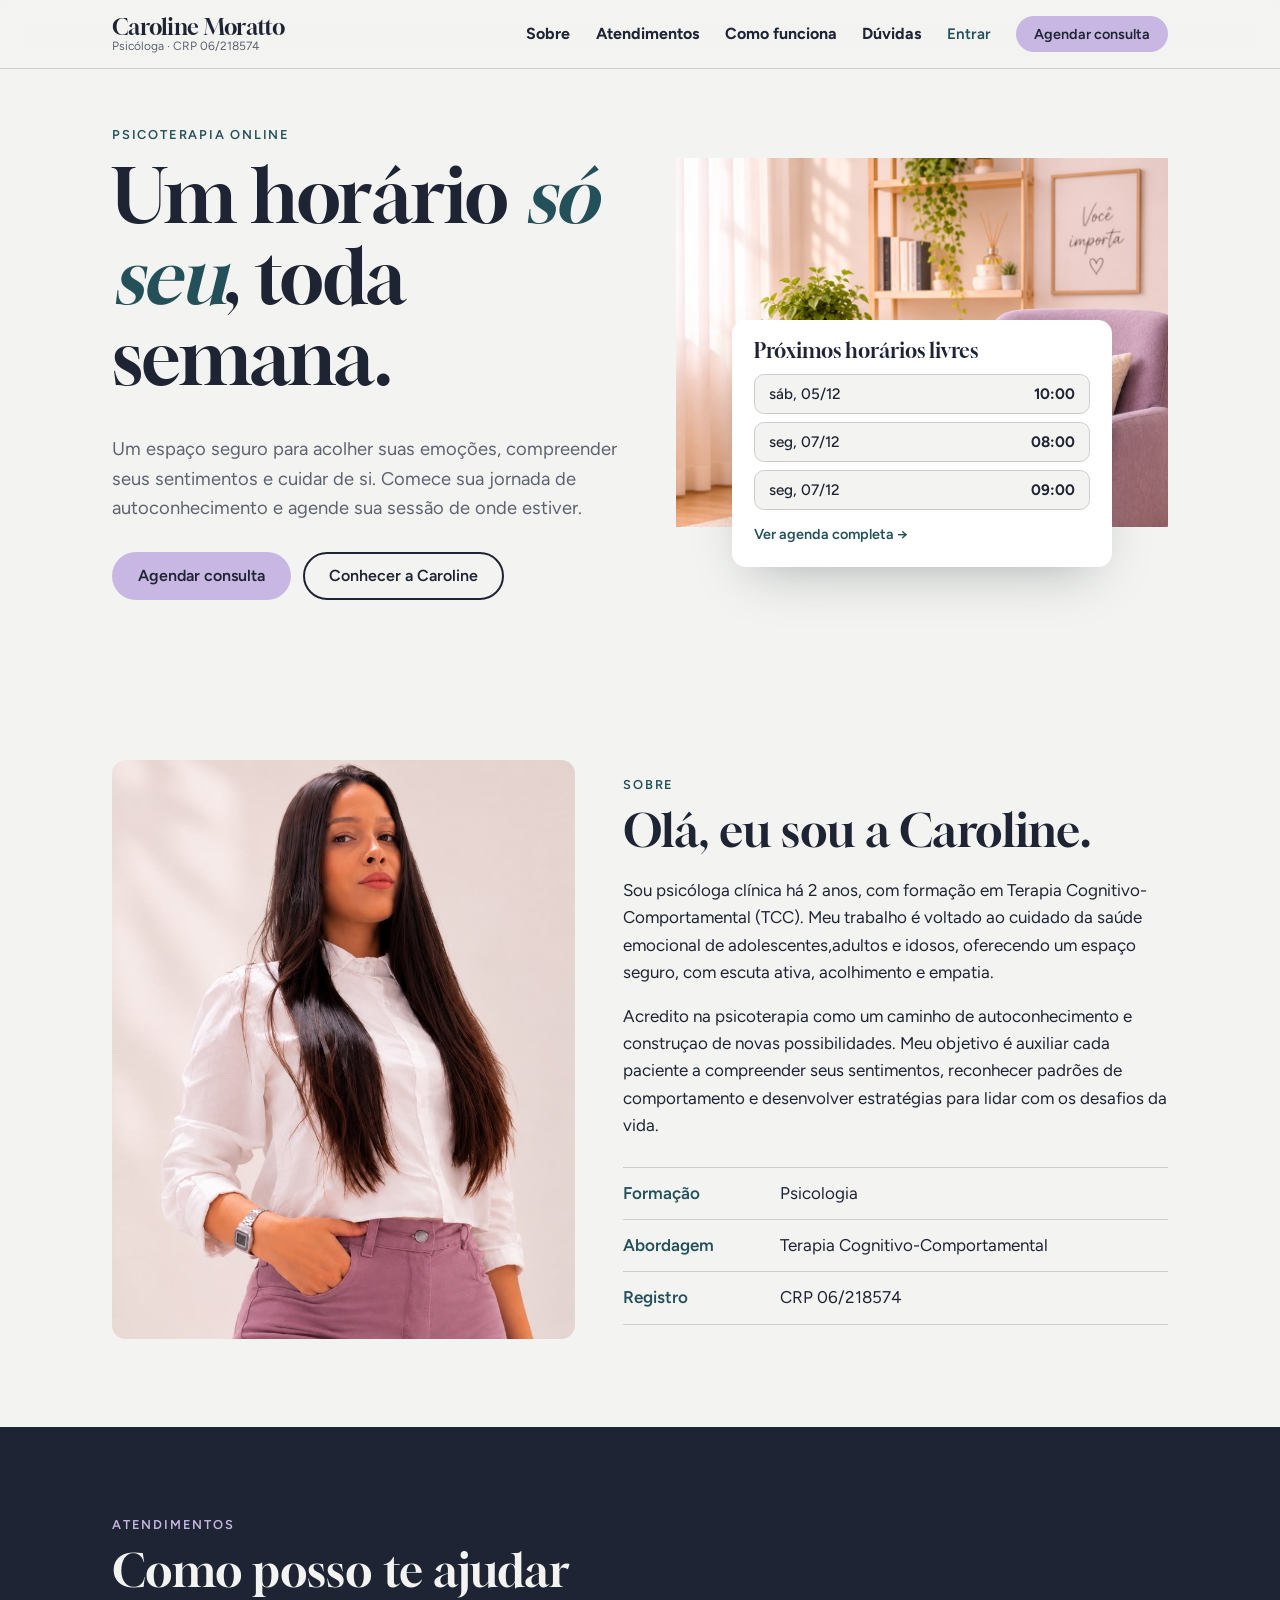
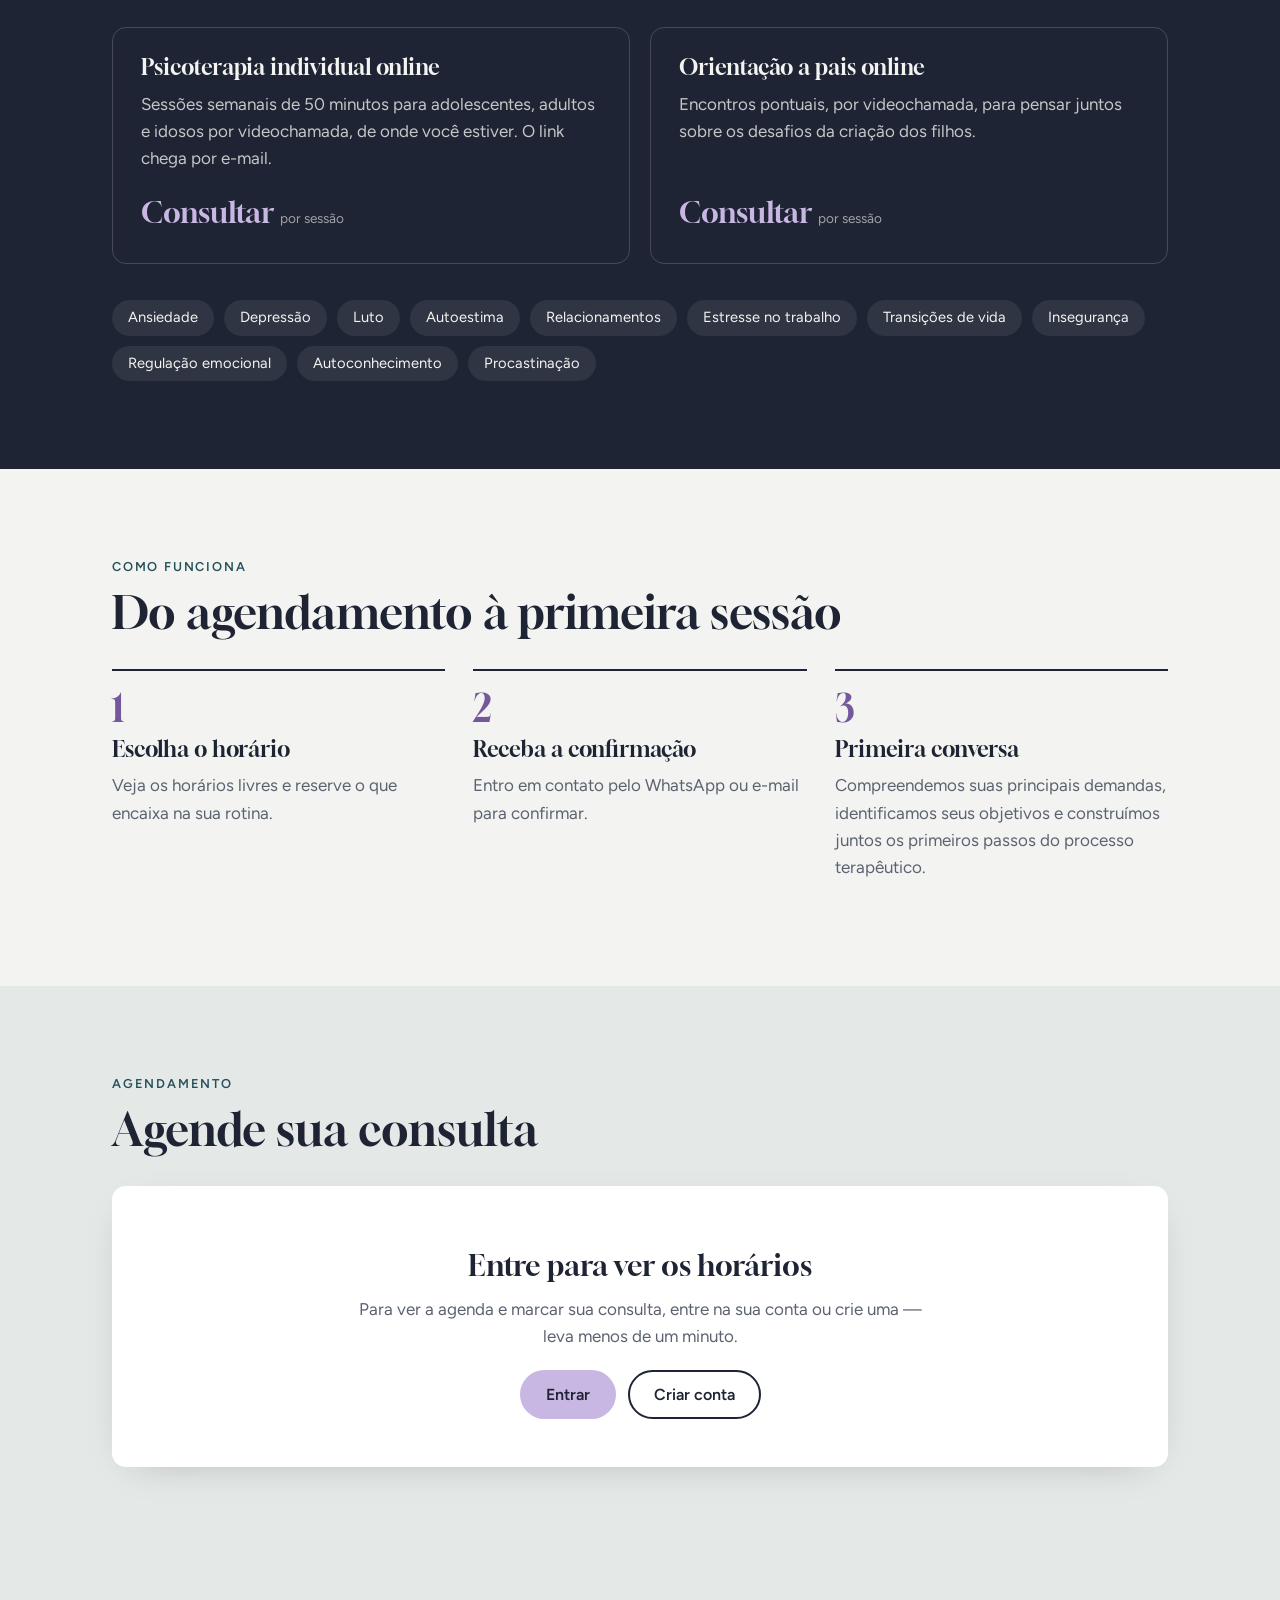
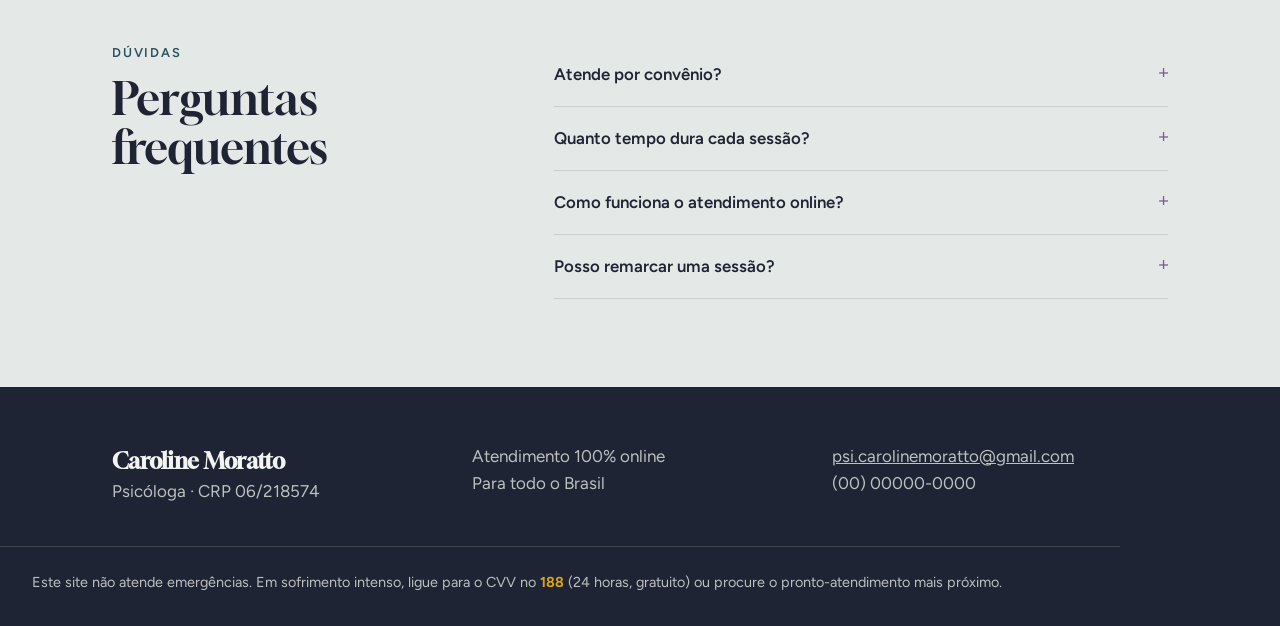
<file: index.html>
<!doctype html>
<html lang="pt-BR">
<head>
  <meta charset="utf-8">
  <meta name="viewport" content="width=device-width, initial-scale=1">
  <title>Caroline Moratto · Psicóloga</title>
  <meta name="description" content="Psicoterapia online Agende sua consulta direto pelo site.">
  <link rel="preconnect" href="https://fonts.googleapis.com">
  <link rel="preconnect" href="https://fonts.gstatic.com" crossorigin>
  <link href="https://fonts.googleapis.com/css2?family=Gloock&family=Figtree:wght@400;500;600;700&display=swap" rel="stylesheet">
  <link rel="stylesheet" href="assets/styles.css?v=2">
</head>
<body>

  <header class="topo">
    <div class="wrap topo__in">
      <a href="#inicio" class="marca">
        <span class="marca__nome">Caroline Moratto</span>
        <span class="marca__crp">Psicóloga · CRP 06/218574</span>
      </a>
      <button class="menu-btn" aria-expanded="false" aria-controls="nav" aria-label="Abrir menu">
        <span></span><span></span>
      </button>
      <nav id="nav" class="nav">
        <a href="#sobre">Sobre</a>
        <a href="#atendimentos">Atendimentos</a>
        <a href="#como-funciona">Como funciona</a>
        <a href="#duvidas">Dúvidas</a>
        <span id="conta-nav" class="conta-nav"><a href="entrar.html">Entrar</a></span>
        <a href="#agendar" class="btn btn--ocre btn--sm">Agendar consulta</a>
      </nav>
    </div>
  </header>

  <main id="inicio">

    <!-- HERO: a própria agenda é a tese da página -->
    <section class="hero">
      <div class="wrap hero__grid">
        <div class="hero__texto">
          <p class="sobretitulo">Psicoterapia online</p>
          <h1>Um horário <em>só seu</em>, toda semana.</h1>
          <p class="hero__lead">
            Um espaço seguro para acolher suas emoções, compreender seus sentimentos e cuidar de si. Comece sua jornada de autoconhecimento e agende sua sessão de onde estiver.
          </p>
          <div class="hero__acoes">
            <a href="#agendar" class="btn btn--ocre">Agendar consulta</a>
            <a href="#sobre" class="btn btn--linha">Conhecer a Caroline</a>
          </div>
        </div>

        <aside class="proximos" aria-labelledby="proximos-titulo">
          <div class="proximos__foto">
            <img src="assets/cadeira.jpeg?v=2"
                 alt="Poltrona rosa em um consultório acolhedor" loading="eager">
          </div>
          <div class="proximos__cartao">
            <h2 id="proximos-titulo">Próximos horários livres</h2>
            <ul class="proximos__lista" id="proximos-lista">
              <li class="proximos__vazio">Carregando horários…</li>
            </ul>
            <a href="#agendar" class="proximos__mais">Ver agenda completa →</a>
          </div>
        </aside>
      </div>
    </section>

    <!-- SOBRE -->
    <section id="sobre" class="secao">
      <div class="wrap sobre">
        <figure class="sobre__foto">
          <img src="assets/caroline.jpeg?v=1"
               alt="Retrato da psicóloga Caroline" loading="lazy">
        </figure>
        <div class="sobre__texto">
          <p class="sobretitulo">Sobre</p>
          <h2>Olá, eu sou a Caroline.</h2>
          <p>
            Sou psicóloga clínica há 2 anos, com formação em Terapia
            Cognitivo-Comportamental (TCC). Meu trabalho é voltado ao cuidado da saúde emocional de adolescentes,adultos e idosos, oferecendo um espaço seguro, com escuta ativa, acolhimento e empatia. 
            
          </p>
          <p>
            Acredito na psicoterapia como um caminho de autoconhecimento e construçao de novas possibilidades. Meu objetivo é auxiliar cada paciente a compreender seus sentimentos, reconhecer padrões de comportamento e desenvolver estratégias para lidar com os desafios da vida. 
          </p>
          <dl class="fatos">
            <div><dt>Formação</dt><dd>Psicologia</dd></div>
            <div><dt>Abordagem</dt><dd>Terapia Cognitivo-Comportamental</dd></div>
            <div><dt>Registro</dt><dd>CRP 06/218574</dd></div>
          </dl>
        </div>
      </div>
    </section>

    <!-- ATENDIMENTOS -->
    <section id="atendimentos" class="secao secao--tinta">
      <div class="wrap">
        <p class="sobretitulo">Atendimentos</p>
        <h2>Como posso te ajudar</h2>
        <div class="cards cards--2">
          <article class="card">
            <h3>Psicoterapia individual online</h3>
            <p>Sessões semanais de 50 minutos para adolescentes, adultos e idosos por videochamada, de onde você estiver. O link chega por e-mail.</p>
            <p class="card__preco">Consultar <span>por sessão</span></p>
          </article>
          <article class="card">
            <h3>Orientação a pais online</h3>
            <p>Encontros pontuais, por videochamada, para pensar juntos sobre os desafios da criação dos filhos.</p>
            <p class="card__preco">Consultar <span>por sessão</span></p>
          </article>
        </div>
        <ul class="temas" aria-label="Temas atendidos">
          <li>Ansiedade</li><li>Depressão</li><li>Luto</li><li>Autoestima</li>
          <li>Relacionamentos</li><li>Estresse no trabalho</li><li>Transições de vida</li><li>Insegurança</li><li>Regulação emocional</li><li>Autoconhecimento</li><li>Procastinação</li>
        </ul>
      </div>
    </section>

    <!-- COMO FUNCIONA (é uma sequência real) -->
    <section id="como-funciona" class="secao">
      <div class="wrap">
        <p class="sobretitulo">Como funciona</p>
        <h2>Do agendamento à primeira sessão</h2>
        <ol class="passos">
          <li><h3>Escolha o horário</h3><p>Veja os horários livres e reserve o que encaixa na sua rotina.</p></li>
          <li><h3>Receba a confirmação</h3><p>Entro em contato pelo WhatsApp ou e-mail para confirmar.</p></li>
          <li><h3>Primeira conversa</h3><p>Compreendemos suas principais demandas, identificamos seus objetivos e construímos juntos os primeiros passos do processo terapêutico.</p></li>
        </ol>
      </div>
    </section>

    <!-- AGENDAMENTO -->
    <section id="agendar" class="secao secao--nevoa">
      <div class="wrap">
        <p class="sobretitulo">Agendamento</p>
        <h2>Agende sua consulta</h2>

        <div class="agenda" id="agenda">
          <!-- Sem login: a grade e os horários só aparecem para quem entrou -->
          <div class="agenda__login" id="agenda-login" hidden>
            <h3>Entre para ver os horários</h3>
            <p>Para ver a agenda e marcar sua consulta, entre na sua conta ou crie uma — leva menos de um minuto.</p>
            <div class="agenda__login-acoes">
              <a class="btn btn--ocre" href="entrar.html?volta=index.html%23agendar">Entrar</a>
              <a class="btn btn--linha" href="entrar.html?aba=cadastro&amp;volta=index.html%23agendar">Criar conta</a>
            </div>
          </div>

          <!-- Etapa 1: data + horário (atendimento só online) -->
          <div class="agenda__etapa" data-etapa="1" hidden>
            <p class="agenda__nota">Atendimento <strong>online</strong>, por videochamada. O link da sessão chega por e-mail.</p>

            <div class="agenda__grid">
              <div class="calendario" aria-label="Escolha uma data">
                <div class="calendario__topo">
                  <button type="button" class="cal-nav" id="mes-ant" aria-label="Mês anterior">‹</button>
                  <strong id="mes-titulo"></strong>
                  <button type="button" class="cal-nav" id="mes-prox" aria-label="Próximo mês">›</button>
                </div>
                <div class="calendario__semana" aria-hidden="true">
                  <span>D</span><span>S</span><span>T</span><span>Q</span><span>Q</span><span>S</span><span>S</span>
                </div>
                <div class="calendario__dias" id="cal-dias" role="grid"></div>
              </div>

              <div class="horarios">
                <h3 id="horarios-titulo">Escolha uma data</h3>
                <div class="horarios__lista" id="horarios-lista">
                  <p class="vazio">Os dias com horário livre aparecem destacados no calendário.</p>
                </div>
              </div>
            </div>

            <div class="agenda__rodape">
              <p id="resumo-sel" class="resumo">Nenhum horário escolhido.</p>
              <button type="button" class="btn btn--ocre" id="ir-dados" disabled>Continuar</button>
            </div>
          </div>

          <!-- Etapa 2: dados -->
          <form class="agenda__etapa" data-etapa="2" id="form-dados" hidden novalidate>
            <p class="resumo resumo--destaque" id="resumo-dados"></p>
            <p class="agendando-como" id="agendando-como"></p>
            <div class="campos">
              <label>É sua primeira consulta comigo?
                <select name="primeira">
                  <option>Sim</option>
                  <option>Não</option>
                </select>
              </label>
              <label class="campos__largo">Quer contar algo antes da sessão? <small>(opcional)</small>
                <textarea name="obs" rows="3" maxlength="500"></textarea>
              </label>
            </div>
            <p class="erro" id="erro-dados" role="alert" hidden></p>
            <div class="agenda__rodape">
              <button type="button" class="btn btn--linha" id="voltar">Voltar</button>
              <button type="submit" class="btn btn--ocre">Confirmar agendamento</button>
            </div>
          </form>

          <!-- Etapa 3: confirmação -->
          <div class="agenda__etapa confirmado" data-etapa="3" hidden>
            <h3>Consulta agendada</h3>
            <p id="confirmado-texto"></p>
            <p>Vou entrar em contato para confirmar. Se preferir, me avise agora pelo WhatsApp.</p>
            <div class="agenda__rodape">
              <a class="btn btn--ocre" id="link-whats" target="_blank" rel="noopener">Avisar pelo WhatsApp</a>
              <a class="btn btn--linha" href="minha-conta.html">Ver minhas consultas</a>
              <button type="button" class="btn btn--linha" id="novo">Agendar outro horário</button>
            </div>
          </div>
        </div>
      </div>
    </section>

    <!-- DÚVIDAS -->
    <section id="duvidas" class="secao secao--nevoa">
      <div class="wrap duvidas">
        <div>
          <p class="sobretitulo">Dúvidas</p>
          <h2>Perguntas frequentes</h2>
        </div>
        <div class="faq">
          <details>
            <summary>Atende por convênio?</summary>
            <p>O atendimento é particular. Emito recibo para você pedir reembolso ao seu plano de saúde.</p>
          </details>
          <details>
            <summary>Quanto tempo dura cada sessão?</summary>
            <p>Cada sessão dura 50 minutos, uma vez por semana.</p>
          </details>
          <details>
            <summary>Como funciona o atendimento online?</summary>
            <p>Por videochamada, em plataforma segura. Você recebe o link por e-mail antes do horário. Basta um lugar reservado e boa conexão.</p>
          </details>
          <details>
            <summary>Posso remarcar uma sessão?</summary>
            <p>Sim, com 24 horas de antecedência. Entre na sua conta, cancele em “Minhas consultas” e escolha um novo horário.</p>
          </details>
        </div>
      </div>
    </section>
  </main>

  <footer class="rodape">
    <div class="wrap rodape__grid">
      <div>
        <strong class="marca__nome">Caroline Moratto</strong>
        <p>Psicóloga · CRP 06/218574</p>
      </div>
      <div>
        <p>Atendimento 100% online<br>Para todo o Brasil</p>
      </div>
      <div>
        <p><a href="mailto:contato@exemplo.com.br">psi.carolinemoratto@gmail.com</a><br>(00) 00000-0000</p>
      </div>
    </div>
    <p class="wrap rodape__aviso">
      Este site não atende emergências. Em sofrimento intenso, ligue para o CVV no
      <strong>188</strong> (24 horas, gratuito) ou procure o pronto-atendimento mais próximo.
    </p>
  </footer>

  <script src="assets/db.js"></script>
  <script src="assets/comum.js"></script>
  <script src="assets/app.js"></script>
</body>
</html>
</file>
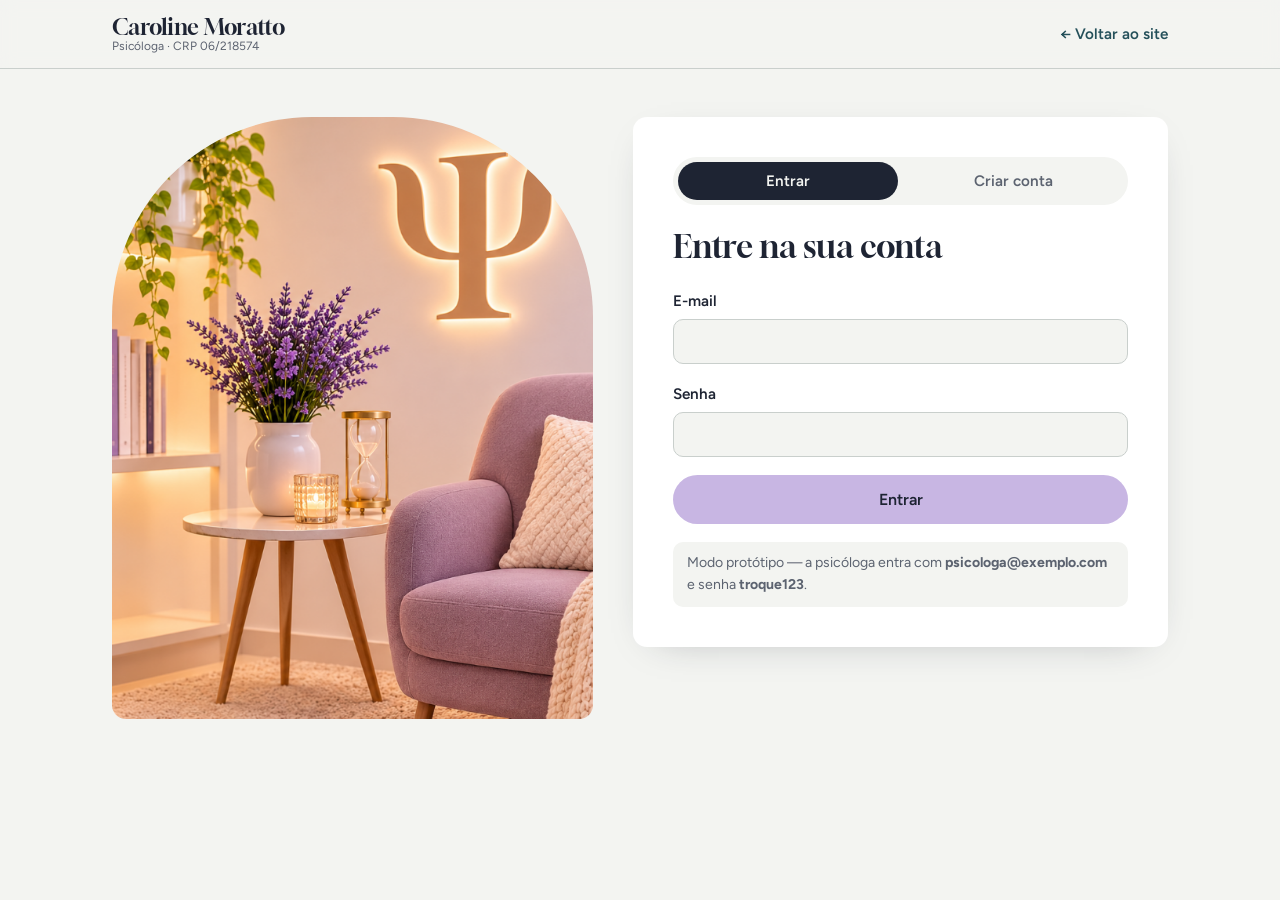
<file: entrar.html>
<!doctype html>
<html lang="pt-BR">
<head>
  <meta charset="utf-8">
  <meta name="viewport" content="width=device-width, initial-scale=1">
  <title>Entrar · Caroline Moratto</title>
  <link rel="preconnect" href="https://fonts.googleapis.com">
  <link rel="preconnect" href="https://fonts.gstatic.com" crossorigin>
  <link href="https://fonts.googleapis.com/css2?family=Gloock&family=Figtree:wght@400;500;600;700&display=swap" rel="stylesheet">
  <link rel="stylesheet" href="assets/styles.css">
</head>
<body class="pagina-interna">

  <header class="topo">
    <div class="wrap topo__in">
      <a href="index.html" class="marca">
        <span class="marca__nome">Caroline Moratto</span>
        <span class="marca__crp">Psicóloga · CRP 06/218574</span>
      </a>
      <a href="index.html" class="voltar-site">← Voltar ao site</a>
    </div>
  </header>

  <main class="wrap auth">
    <div class="auth__lado">
      <img src="assets/consultorio.png?v=1" alt="" aria-hidden="true">
    </div>

    <div class="auth__caixa">
      <div class="abas" role="tablist">
        <button role="tab" id="aba-entrar" aria-selected="true" aria-controls="form-entrar">Entrar</button>
        <button role="tab" id="aba-cadastro" aria-selected="false" aria-controls="form-cadastro">Criar conta</button>
      </div>

      <p class="auth__contexto" id="auth-contexto" hidden>Entre ou crie sua conta para concluir o agendamento. O horário que você escolheu fica guardado.</p>

      <!-- ENTRAR -->
      <form id="form-entrar" class="campos campos--uma" novalidate>
        <h1>Entre na sua conta</h1>
        <label>E-mail
          <input name="email" type="email" autocomplete="email" required>
        </label>
        <label>Senha
          <input name="senha" type="password" autocomplete="current-password" required>
        </label>
        <p class="erro" role="alert" hidden></p>
        <button class="btn btn--ocre" type="submit">Entrar</button>
        <p class="auth__dica" id="dica-prototipo" hidden>
          Modo protótipo — a psicóloga entra com <strong>psicologa@exemplo.com</strong> e senha <strong>troque123</strong>.
        </p>
      </form>

      <!-- CRIAR CONTA -->
      <form id="form-cadastro" class="campos campos--uma" novalidate hidden>
        <h1>Crie sua conta</h1>
        <label>Nome completo
          <input name="nome" autocomplete="name" required>
        </label>
        <label>E-mail
          <input name="email" type="email" autocomplete="email" required>
        </label>
        <label>WhatsApp
          <input name="telefone" type="tel" inputmode="numeric" autocomplete="tel" placeholder="(00) 00000-0000" maxlength="15" required>
        </label>
        <label>Senha <small>(mínimo 6 caracteres)</small>
          <input name="senha" type="password" autocomplete="new-password" minlength="6" required>
        </label>
        <label>Confirme a senha
          <input name="senha2" type="password" autocomplete="new-password" required>
        </label>
        <label class="aceite">
          <input type="checkbox" name="aceite" required>
          Concordo que meus dados sejam usados apenas para os agendamentos, conforme a LGPD.
        </label>
        <p class="erro" role="alert" hidden></p>
        <button class="btn btn--ocre" type="submit">Criar conta</button>
      </form>
    </div>
  </main>

  <script src="assets/db.js"></script>
  <script src="assets/comum.js"></script>
  <script src="assets/entrar.js"></script>
</body>
</html>
</file>
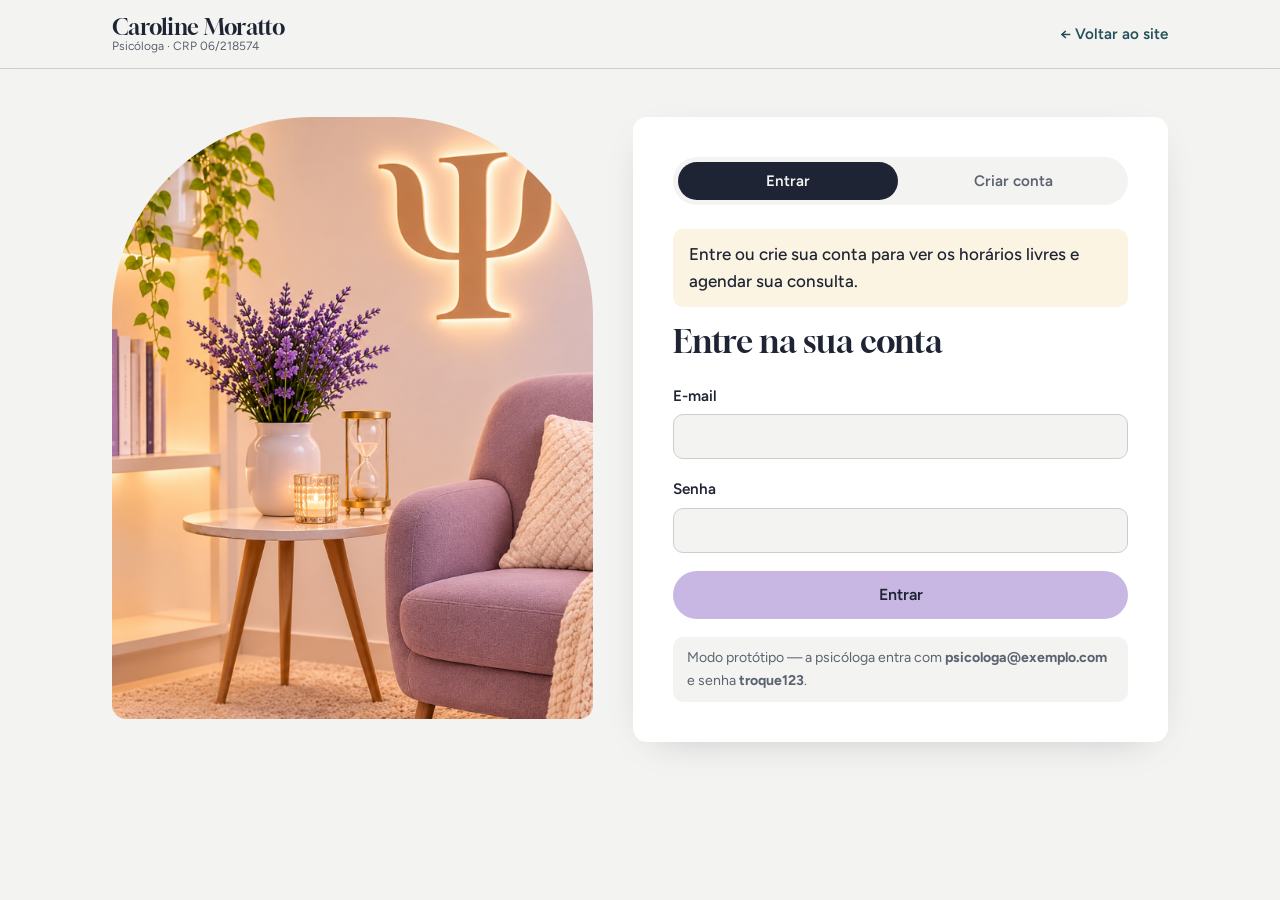
<file: minha-conta.html>
<!doctype html>
<html lang="pt-BR">
<head>
  <meta charset="utf-8">
  <meta name="viewport" content="width=device-width, initial-scale=1">
  <title>Minhas consultas · Caroline Moratto</title>
  <link rel="preconnect" href="https://fonts.googleapis.com">
  <link rel="preconnect" href="https://fonts.gstatic.com" crossorigin>
  <link href="https://fonts.googleapis.com/css2?family=Gloock&family=Figtree:wght@400;500;600;700&display=swap" rel="stylesheet">
  <link rel="stylesheet" href="assets/styles.css">
</head>
<body class="pagina-interna">

  <header class="topo">
    <div class="wrap topo__in">
      <a href="index.html" class="marca">
        <span class="marca__nome">Caroline Moratto</span>
        <span class="marca__crp">Psicóloga · CRP 00/00000</span>
      </a>
      <nav class="nav nav--fixa">
        <span id="conta-nav" class="conta-nav"></span>
        <button type="button" class="btn btn--ocre btn--sm" data-agendar>Agendar consulta</button>
      </nav>
    </div>
  </header>

  <main class="wrap area">
    <p class="sobretitulo">Minha conta</p>
    <h1 id="saudacao">Minhas consultas</h1>
    <div class="area__conta">
      <p class="area__dados" id="meus-dados"></p>
      <button type="button" class="btn btn--linha btn--sm" id="btn-senha">Alterar senha</button>
    </div>
    <p class="aviso-painel aviso-painel--atencao" id="aviso-senha" hidden>
      Você está usando a senha inicial que a psicóloga criou. Para sua segurança,
      <button type="button" class="link-botao" id="link-senha">troque agora</button>.
    </p>
    <p class="aviso-painel aviso-painel--ok" id="aviso-conta" role="status" hidden></p>

    <h2 class="area__sub">Próximas</h2>
    <ul class="lista-consultas" id="proximas" aria-live="polite"></ul>

    <h2 class="area__sub">Histórico</h2>
    <ul class="lista-consultas" id="historico"></ul>
  </main>

  <!-- ===== AGENDAR (versão do cliente) ===== -->
  <dialog class="dialogo dialogo--agendar" id="dlg-agendar" aria-labelledby="dlg-agendar-titulo">
    <form id="form-agendar" novalidate>
      <h3 id="dlg-agendar-titulo">Agendar consulta</h3>
      <p class="agenda__nota">Atendimento <strong>online</strong>, por videochamada. O link da sessão chega por e-mail.</p>

      <fieldset class="bloco">
        <legend>Quando</legend>
        <div class="campos">
          <label>Data <input type="date" name="data"></label>
          <label>É sua primeira consulta comigo?
            <select name="primeira"><option>Sim</option><option>Não</option></select>
          </label>
        </div>
        <div class="horarios__lista nova-horas" id="ag-horas" aria-live="polite"></div>
      </fieldset>

      <div class="campos campos--uma">
        <label>Quer contar algo antes da sessão?
          <textarea name="obs" rows="2" maxlength="500" placeholder="Opcional"></textarea>
        </label>
      </div>

      <p class="resumo" id="ag-resumo">Escolha a data e o horário.</p>
      <p class="erro" role="alert" hidden></p>
      <div class="dialogo__acoes">
        <button type="button" class="btn btn--linha btn--sm" id="ag-fechar">Fechar</button>
        <button type="submit" class="btn btn--ocre btn--sm">Confirmar agendamento</button>
      </div>
    </form>
  </dialog>

  <!-- ===== ALTERAR SENHA ===== -->
  <dialog class="dialogo dialogo--medio" id="dlg-senha" aria-labelledby="dlg-senha-titulo">
    <form id="form-senha" novalidate>
      <h3 id="dlg-senha-titulo">Alterar senha</h3>
      <div class="campos campos--uma">
        <label>Senha atual <input name="atual" type="password" autocomplete="current-password"></label>
        <label>Nova senha <small>(6 caracteres ou mais)</small>
          <input name="nova" type="password" autocomplete="new-password" minlength="6">
        </label>
        <label>Repita a nova senha <input name="nova2" type="password" autocomplete="new-password"></label>
      </div>
      <p class="erro" role="alert" hidden></p>
      <div class="dialogo__acoes">
        <button type="button" class="btn btn--linha btn--sm" id="senha-fechar">Fechar</button>
        <button type="submit" class="btn btn--ocre btn--sm">Salvar nova senha</button>
      </div>
    </form>
  </dialog>

  <script src="assets/db.js"></script>
  <script src="assets/comum.js"></script>
  <script src="assets/minha-conta.js"></script>
</body>
</html>
</file>
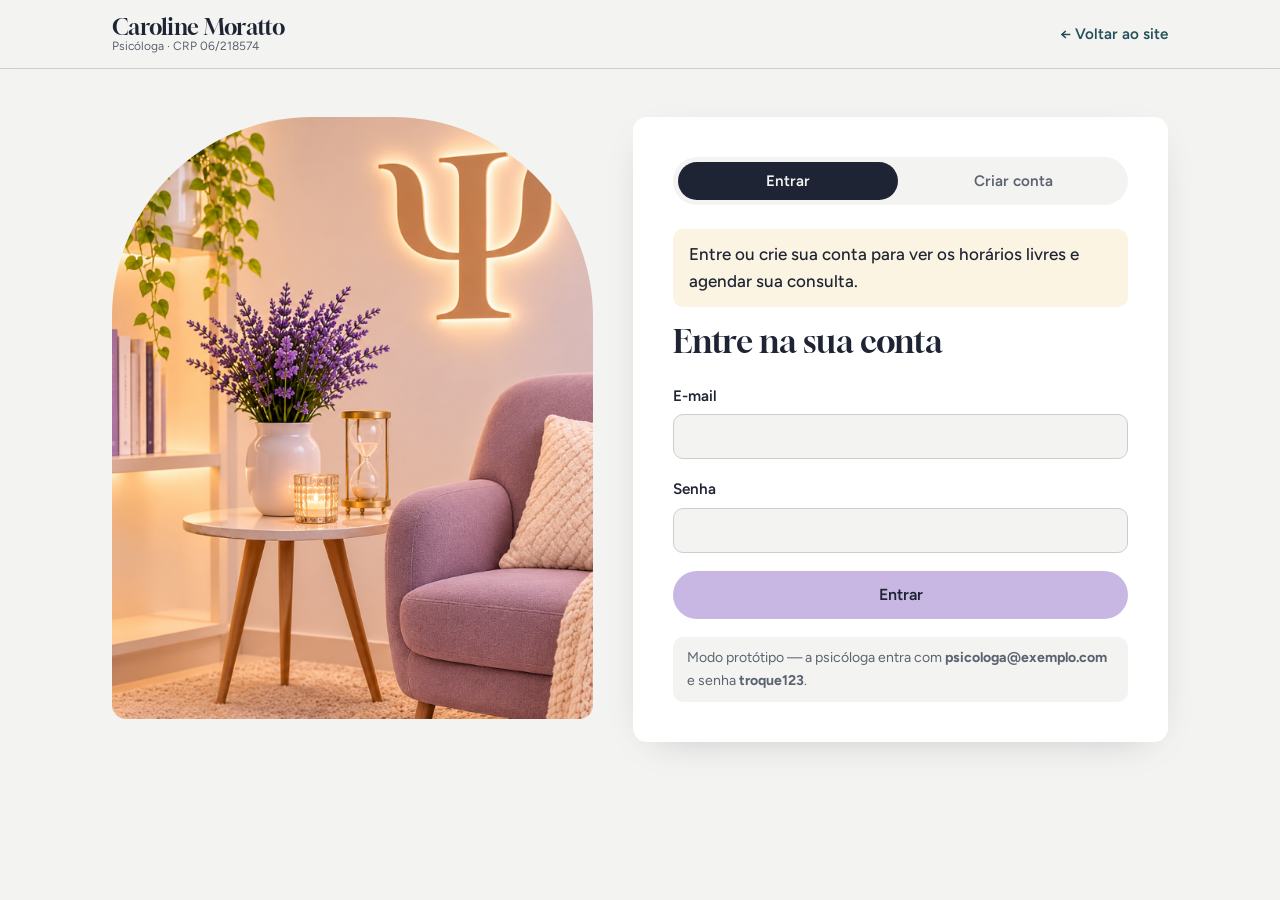
<file: painel.html>
<!doctype html>
<html lang="pt-BR">
<head>
  <meta charset="utf-8">
  <meta name="viewport" content="width=device-width, initial-scale=1">
  <title>Painel · Caroline Moratto</title>
  <link rel="preconnect" href="https://fonts.googleapis.com">
  <link rel="preconnect" href="https://fonts.gstatic.com" crossorigin>
  <link href="https://fonts.googleapis.com/css2?family=Gloock&family=Figtree:wght@400;500;600;700&display=swap" rel="stylesheet">
  <link rel="stylesheet" href="assets/styles.css">
</head>
<body class="pagina-interna">

  <header class="topo">
    <div class="wrap topo__in">
      <a href="index.html" class="marca">
        <span class="marca__nome">Caroline Moratto</span>
        <span class="marca__crp">Painel da psicóloga</span>
      </a>
      <nav class="nav nav--fixa">
        <a href="index.html">Ver site</a>
        <span id="conta-nav" class="conta-nav"></span>
      </nav>
    </div>
  </header>

  <main class="wrap area">
    <div class="painel-topo">
      <div>
        <p class="sobretitulo">Painel</p>
        <h1>Sua agenda</h1>
      </div>
      <button type="button" class="btn btn--ocre" id="btn-nova">Nova consulta</button>
    </div>

    <div class="secoes" role="tablist" aria-label="Seções do painel">
      <button role="tab" data-secao="consultas" aria-selected="true">Consultas</button>
      <button role="tab" data-secao="grade" aria-selected="false">Grade de horários</button>
      <button role="tab" data-secao="bloqueios" aria-selected="false">Bloqueios</button>
      <button role="tab" data-secao="clientes" aria-selected="false">Clientes</button>
    </div>

    <p class="aviso-painel" id="aviso-painel" role="status" hidden></p>

    <!-- ===== CONSULTAS ===== -->
    <section id="sec-consultas" data-secao="consultas">
      <dl class="resumo-painel" id="resumo-painel"></dl>
      <div class="filtros" role="tablist" aria-label="Filtrar consultas">
        <button role="tab" data-filtro="proximas" aria-selected="true">Próximas</button>
        <button role="tab" data-filtro="passadas" aria-selected="false">A concluir</button>
        <button role="tab" data-filtro="historico" aria-selected="false">Realizadas</button>
        <button role="tab" data-filtro="canceladas" aria-selected="false">Canceladas</button>
      </div>
      <div id="agenda-painel" aria-live="polite"></div>
    </section>

    <!-- ===== GRADE ===== -->
    <section id="sec-grade" data-secao="grade" hidden>
      <p class="secao-intro">
        Horários de início das sessões em cada dia da semana. As mudanças valem para novos
        agendamentos — consultas já marcadas continuam como estão.
      </p>

      <div class="gerador">
        <strong>Gerar vários horários</strong>
        <div class="gerador__linha">
          <label>das <input type="time" id="g-de" value="08:00"></label>
          <label>às <input type="time" id="g-ate" value="12:00"></label>
          <label>a cada
            <select id="g-int">
              <option value="30">30 min</option>
              <option value="50">50 min</option>
              <option value="60" selected>1 hora</option>
              <option value="90">1h30</option>
            </select>
          </label>
        </div>
        <div class="gerador__dias" id="g-dias"></div>
        <button type="button" class="btn btn--tinta btn--sm" id="g-add">Adicionar à grade</button>
      </div>

      <div class="grade" id="grade-dias"></div>

      <div class="grade-regras">
        <label>Antecedência mínima para o cliente agendar
          <span><input type="number" id="cfg-antecedencia" min="0" max="168"> horas</span>
        </label>
        <label>Agenda aberta até
          <span><input type="number" id="cfg-janela" min="7" max="365"> dias à frente</span>
        </label>
      </div>

      <div class="barra-salvar">
        <p id="grade-status">Nenhuma alteração.</p>
        <button type="button" class="btn btn--linha btn--sm" id="grade-desfazer" disabled>Descartar alterações</button>
        <button type="button" class="btn btn--ocre btn--sm" id="grade-salvar" disabled>Salvar grade</button>
      </div>
    </section>

    <!-- ===== BLOQUEIOS ===== -->
    <section id="sec-bloqueios" data-secao="bloqueios" hidden>
      <p class="secao-intro">
        Feche dias, períodos (férias, congressos) ou horários específicos. Ninguém consegue agendar
        nesses horários — nem você pela “Nova consulta”. Consultas já marcadas não são canceladas automaticamente.
      </p>

      <form class="bloqueio-form" id="form-bloqueio" novalidate>
        <fieldset class="modalidade">
          <legend>O que bloquear</legend>
          <label class="pilula"><input type="radio" name="tipo" value="dia" checked><span>Dia inteiro</span></label>
          <label class="pilula"><input type="radio" name="tipo" value="periodo"><span>Período</span></label>
          <label class="pilula"><input type="radio" name="tipo" value="horario"><span>Horário específico</span></label>
        </fieldset>
        <div class="campos">
          <label><span id="rot-de">Data</span>
            <input type="date" name="de" required>
          </label>
          <label data-tipo="periodo" hidden>Até
            <input type="date" name="ate">
          </label>
          <label data-tipo="horario" hidden>Horário
            <input type="time" name="hora">
          </label>
          <label class="campos__largo">Motivo <small>(só você vê)</small>
            <input name="motivo" maxlength="120" placeholder="Ex.: férias, congresso, consulta médica">
          </label>
        </div>
        <p class="erro" role="alert" hidden></p>
        <button type="submit" class="btn btn--tinta">Bloquear</button>
      </form>

      <h2 class="area__sub">Bloqueios ativos</h2>
      <ul class="lista-consultas" id="lista-bloqueios"></ul>
    </section>

    <!-- ===== CLIENTES ===== -->
    <section id="sec-clientes" data-secao="clientes" hidden>
      <p class="secao-intro">
        Todos os clientes cadastrados — pelo site ou por você. Clientes cadastrados por você ficam
        sem acesso ao site até criarem a conta com o mesmo e-mail.
      </p>
      <div class="clientes-barra">
        <input type="search" id="clientes-busca" class="input" placeholder="Buscar por nome, e-mail ou telefone" autocomplete="off" aria-label="Buscar clientes">
        <button type="button" class="btn btn--tinta btn--sm" id="cliente-novo">Novo cliente</button>
      </div>
      <p class="clientes-total" id="clientes-total" aria-live="polite"></p>
      <ul class="lista-consultas" id="lista-clientes"></ul>
    </section>
  </main>

  <!-- ===== CLIENTE (incluir / editar) ===== -->
  <dialog class="dialogo dialogo--medio" id="dlg-cliente" aria-labelledby="dlg-cliente-titulo">
    <form id="form-cliente" novalidate>
      <h3 id="dlg-cliente-titulo">Novo cliente</h3>
      <div class="campos campos--uma">
        <label>Nome completo <input name="nome" autocomplete="off" maxlength="120"></label>
        <label>WhatsApp <input name="telefone" type="tel" inputmode="numeric" maxlength="15" placeholder="(00) 00000-0000"></label>
        <label>E-mail <small id="cliente-email-dica">(opcional — necessário para o cliente entrar no site)</small>
          <input name="email" type="email" autocomplete="off">
        </label>
        <label>Senha de acesso ao site <small id="cliente-senha-dica">(o cliente pode trocar depois em “Minhas consultas”)</small>
          <input name="senha" type="text" autocomplete="off" spellcheck="false" maxlength="60" data-senha-padrao>
        </label>
      </div>
      <p class="erro" role="alert" hidden></p>
      <div class="dialogo__acoes">
        <button type="button" class="btn btn--linha btn--sm" id="cliente-fechar">Fechar</button>
        <button type="submit" class="btn btn--ocre btn--sm">Salvar</button>
      </div>
    </form>
  </dialog>

  <!-- ===== NOVA CONSULTA (em nome de um cliente) ===== -->
  <dialog class="dialogo dialogo--largo" id="dlg-nova" aria-labelledby="dlg-nova-titulo">
    <form id="form-nova" novalidate>
      <h3 id="dlg-nova-titulo">Nova consulta</h3>

      <div class="nova-grid">
      <fieldset class="bloco">
        <legend>Cliente</legend>
        <div class="abas abas--mini">
          <button type="button" data-modo="existente" aria-selected="true">Já cadastrado</button>
          <button type="button" data-modo="novo" aria-selected="false">Cadastrar novo</button>
        </div>
        <div id="cli-existente">
          <input type="search" id="cli-busca" class="input" placeholder="Buscar por nome, e-mail ou telefone" autocomplete="off">
          <ul class="cli-lista" id="cli-lista" role="listbox" aria-label="Clientes"></ul>
        </div>
        <div id="cli-novo" class="campos cli-novo" hidden>
          <label class="campos__largo">Nome completo <input name="cNome" autocomplete="off"></label>
          <label class="campos__largo">WhatsApp <input name="cTelefone" type="tel" inputmode="numeric" maxlength="15" placeholder="(00) 00000-0000"></label>
          <label>E-mail <small>(opcional)</small>
            <input name="cEmail" type="email" autocomplete="off">
          </label>
          <label>Senha de acesso <small>(se tiver e-mail)</small>
            <input name="cSenha" type="text" autocomplete="off" spellcheck="false" maxlength="60" data-senha-padrao>
          </label>
        </div>
      </fieldset>

      <fieldset class="bloco">
        <legend>Quando</legend>
        <div class="campos">
          <label>Data <input type="date" name="data"></label>
          <label>Primeira consulta?
            <select name="primeira"><option>Sim</option><option>Não</option></select>
          </label>
        </div>
        <div class="horarios__lista nova-horas" id="nova-horas"></div>
        <div class="encaixe">
          <label for="hora-encaixe">Ou outro horário (encaixe fora da grade)</label>
          <div class="combo" id="combo-encaixe">
            <input type="text" id="hora-encaixe" name="horaEncaixe" class="input" placeholder="00:00"
                   inputmode="numeric" maxlength="5" autocomplete="off"
                   role="combobox" aria-expanded="false" aria-controls="combo-lista" aria-autocomplete="list">
            <button type="button" class="combo__seta" tabindex="-1" aria-label="Mostrar horários">▾</button>
            <ul class="combo__lista" id="combo-lista" role="listbox" aria-label="Horários" hidden></ul>
          </div>
          <small>Escolha na lista ou digite qualquer horário.</small>
        </div>
      </fieldset>
      </div>

      <div class="campos campos--uma">
        <label>Observação
          <textarea name="obs" rows="2" maxlength="500" placeholder="Opcional"></textarea>
        </label>
      </div>

      <p class="erro" role="alert" hidden></p>
      <div class="dialogo__acoes">
        <button type="button" class="btn btn--linha btn--sm" id="nova-fechar">Fechar</button>
        <button type="submit" class="btn btn--ocre btn--sm">Agendar consulta</button>
      </div>
    </form>
  </dialog>

  <script src="assets/db.js"></script>
  <script src="assets/comum.js"></script>
  <script src="assets/painel-config.js"></script>
  <script src="assets/painel-clientes.js"></script>
  <script src="assets/painel.js"></script>
</body>
</html>
</file>
<file: assets/styles.css>
/* ===== Tokens ===== */
:root {
  --papel: #F3F4F1;      /* fundo frio, claro */
  --nevoa: #E4E8E6;      /* seções alternadas */
  --tinta: #1E2433;      /* texto e seção escura */
  --petroleo: #24505A;   /* apoio */
  --ocre: #D9A21B;       /* destaque (a poltrona) */
  --ocre-esc: #B9860C;
  --lilas: #C8B6E3;
  --lilas-esc: #9B7BC3;
  --lilas-texto: #75589B;
  --lilas-claro: #EEE8F6;
  --lilas-hover: #DDD1ED;
  --cinza: #5C6370;
  --linha: #C9CFCC;
  --branco: #FFFFFF;

  --f-display: "Gloock", Georgia, serif;
  --f-texto: "Figtree", system-ui, sans-serif;

  --raio: 14px;
  --wrap: 1120px;
}

*, *::before, *::after { box-sizing: border-box; }
[hidden] { display: none !important; }
html { scroll-behavior: smooth; scroll-padding-top: 80px; }
body {
  margin: 0;
  background: var(--papel);
  color: var(--tinta);
  font-family: var(--f-texto);
  font-size: 17px;
  line-height: 1.6;
}
img { max-width: 100%; display: block; }
a { color: inherit; }
h1, h2, h3 { font-family: var(--f-display); font-weight: 400; line-height: 1.1; margin: 0 0 .5em; }
h1 { font-size: clamp(2.6rem, 6vw, 4.6rem); letter-spacing: -.01em; }
h2 { font-size: clamp(2rem, 4vw, 2.8rem); }
h3 { font-size: 1.35rem; }
p { margin: 0 0 1em; }
:focus-visible { outline: 3px solid var(--lilas-esc); outline-offset: 3px; border-radius: 4px; }
.sr { position: absolute; width: 1px; height: 1px; overflow: hidden; clip: rect(0 0 0 0); }

.wrap { width: 100%; max-width: var(--wrap); margin: 0 auto; padding: 0 16px; }
@media (min-width: 720px) { .wrap { padding: 0 32px; } }

.sobretitulo {
  font-size: .8rem; font-weight: 600; letter-spacing: .14em; text-transform: uppercase;
  color: var(--petroleo); margin-bottom: .8em;
}

/* ===== Botões ===== */
.btn {
  display: inline-flex; align-items: center; justify-content: center; gap: .4em;
  padding: .8em 1.5em; border-radius: 999px; border: 2px solid transparent;
  font: 600 1rem var(--f-texto); text-decoration: none; cursor: pointer;
  transition: background .2s, color .2s, transform .2s;
}
.btn:active { transform: translateY(1px); }
.btn:disabled { opacity: .4; cursor: not-allowed; }
.btn--ocre { background: var(--lilas); color: var(--tinta); }
.btn--ocre:hover:not(:disabled) { background: var(--lilas-esc); }
.btn--tinta { background: var(--tinta); color: var(--papel); }
.btn--linha { border-color: var(--tinta); background: transparent; color: var(--tinta); }
.btn--linha:hover { background: var(--tinta); color: var(--papel); }
.btn--sm { padding: .5em 1.1em; font-size: .9rem; }

/* ===== Topo ===== */
.topo {
  position: sticky; top: 0; z-index: 10;
  background: color-mix(in srgb, var(--papel) 92%, transparent);
  backdrop-filter: blur(8px);
  border-bottom: 1px solid var(--linha);
}
.topo__in { display: flex; align-items: center; justify-content: space-between; min-height: 68px; }
.marca { text-decoration: none; display: flex; flex-direction: column; line-height: 1.15; }
.marca__nome { font-family: var(--f-display); font-size: 1.4rem; }
.marca__crp { font-size: .75rem; color: var(--cinza); }
.nav { display: flex; align-items: center; gap: 1.6rem; }
.nav a:not(.btn) { text-decoration: none; font-size: .95rem; }
.nav a[href="#sobre"],
.nav a[href="#atendimentos"],
.nav a[href="#como-funciona"],
.nav a[href="#duvidas"] { font-size: 1rem; font-weight: 700; }
.nav a:not(.btn):hover { color: var(--petroleo); text-decoration: underline; text-underline-offset: 4px; }
.menu-btn { display: none; }

@media (max-width: 900px) {
  .menu-btn {
    display: flex; flex-direction: column; gap: 6px; background: none; border: 0;
    padding: 10px; cursor: pointer;
  }
  .menu-btn span { width: 24px; height: 2px; background: var(--tinta); transition: transform .2s; }
  .menu-btn[aria-expanded="true"] span:first-child { transform: translateY(4px) rotate(45deg); }
  .menu-btn[aria-expanded="true"] span:last-child { transform: translateY(-4px) rotate(-45deg); }
  .nav {
    display: none; position: absolute; top: 68px; left: 0; right: 0;
    flex-direction: column; align-items: stretch; gap: 0;
    background: var(--papel); border-bottom: 1px solid var(--linha); padding: 8px 16px 16px;
  }
  .nav.aberto { display: flex; }
  .nav a:not(.btn) { padding: 12px 0; border-bottom: 1px solid var(--linha); }
  .nav .btn { margin-top: 12px; }
}

/* ===== Hero ===== */
.hero { padding: 56px 0 72px; }
.hero__grid { display: grid; gap: 48px; align-items: center; }
@media (min-width: 960px) { .hero__grid { grid-template-columns: 1.05fr 1fr; } }
.hero h1 em { font-style: italic; color: var(--petroleo); }
.hero__lead { font-size: 1.15rem; color: var(--cinza); max-width: 34em; }
.hero__acoes { display: flex; flex-wrap: wrap; gap: 12px; margin-top: 28px; }

/* Assinatura: a foto da poltrona com o cartão de horários livres "sentado" nela */
.proximos { position: relative; padding-bottom: 40px; }
.proximos__foto { border-radius: 0 !important; overflow: hidden; aspect-ratio: 4 / 3; }
.proximos__foto img { width: 100%; height: 100%; object-fit: cover; object-position: 55% center; border-radius: 0 !important; }
.proximos__cartao {
  position: absolute; left: 50%; bottom: 0; transform: translateX(-50%);
  width: min(92%, 380px);
  background: var(--branco); border-radius: var(--raio); padding: 20px 22px;
  box-shadow: 0 20px 50px -20px rgba(30, 36, 51, .35);
}
.proximos__cartao h2 { font-size: 1.25rem; margin-bottom: .6em; }
.proximos__lista { list-style: none; margin: 0 0 10px; padding: 0; display: grid; gap: 8px; }
.proximos__lista button {
  width: 100%; display: flex; justify-content: space-between; align-items: center;
  padding: 10px 14px; border-radius: 10px; border: 1px solid var(--linha);
  background: var(--papel); font: 500 .95rem var(--f-texto); color: var(--tinta); cursor: pointer;
  transition: border-color .2s, background .2s;
}
.proximos__lista button:hover { border-color: var(--lilas-esc); background: var(--lilas-claro); }
.proximos__lista button strong { font-weight: 700; }
.proximos__vazio { color: var(--cinza); font-size: .95rem; }
.proximos__mais { font-size: .9rem; font-weight: 600; color: var(--petroleo); text-decoration: none; }

/* ===== Seções ===== */
.secao { padding: 88px 0; }
.secao--nevoa { background: var(--nevoa); }
.secao--tinta { background: var(--tinta); color: var(--papel); }
.secao--tinta .sobretitulo { color: var(--lilas); }

.sobre { display: grid; gap: 48px; align-items: center; }
@media (min-width: 860px) { .sobre { grid-template-columns: .85fr 1fr; } }
.sobre__foto { margin: 0; border-radius: var(--raio); overflow: hidden; aspect-ratio: 4 / 5; }
.sobre__foto img { width: 100%; height: 100%; object-fit: cover; object-position: top; }
.fatos { display: grid; gap: 0; margin: 28px 0 0; border-top: 1px solid var(--linha); }
.fatos div { display: grid; grid-template-columns: 8.5em 1fr; gap: 12px; padding: 12px 0; border-bottom: 1px solid var(--linha); }
.fatos dt { font-weight: 600; color: var(--petroleo); }
.fatos dd { margin: 0; }

.cards { display: grid; gap: 20px; margin-top: 32px; }
@media (min-width: 820px) { .cards { grid-template-columns: repeat(3, 1fr); } .cards--2 { grid-template-columns: repeat(2, 1fr); } }
.card {
  border: 1px solid rgba(243, 244, 241, .18); border-radius: var(--raio); padding: 28px;
  display: flex; flex-direction: column;
}
.card p { color: rgba(243, 244, 241, .78); }
.card__preco { margin-top: auto; margin-bottom: 0; font-family: var(--f-display); font-size: 1.8rem; color: var(--lilas) !important; }
.card__preco span { font-family: var(--f-texto); font-size: .85rem; color: rgba(243, 244, 241, .6); }
.temas { list-style: none; padding: 0; margin: 36px 0 0; display: flex; flex-wrap: wrap; gap: 10px; }
.temas li { padding: 6px 16px; border-radius: 999px; background: rgba(243, 244, 241, .08); font-size: .92rem; }

.passos { list-style: none; padding: 0; margin: 32px 0 0; display: grid; gap: 28px; counter-reset: passo; }
@media (min-width: 820px) { .passos { grid-template-columns: repeat(3, 1fr); } }
.passos li { counter-increment: passo; border-top: 2px solid var(--tinta); padding-top: 18px; }
.passos li::before {
  content: counter(passo); display: block; font-family: var(--f-display);
  font-size: 2.4rem; color: var(--lilas-texto); line-height: 1; margin-bottom: 10px;
}
.passos p { color: var(--cinza); }

/* ===== Agenda ===== */
.agenda {
  margin-top: 32px; background: var(--branco); border-radius: var(--raio);
  padding: 24px; box-shadow: 0 10px 40px -24px rgba(30, 36, 51, .4);
}
@media (min-width: 720px) { .agenda { padding: 36px; } }
.modalidade { border: 0; padding: 0; margin: 0 0 24px; display: flex; flex-wrap: wrap; gap: 10px; align-items: center; }
.modalidade legend { font-weight: 600; margin-bottom: 10px; float: left; width: 100%; }
.pilula input { position: absolute; opacity: 0; }
.pilula span {
  display: inline-block; padding: 8px 20px; border-radius: 999px; border: 1.5px solid var(--linha);
  cursor: pointer; font-weight: 500; transition: all .2s;
}
.pilula input:checked + span { background: var(--tinta); color: var(--papel); border-color: var(--tinta); }
.pilula input:focus-visible + span { outline: 3px solid var(--lilas-esc); outline-offset: 2px; }

.agenda__login { text-align: center; padding: 28px 0 12px; max-width: 34em; margin: 0 auto; }
.agenda__login h3 { font-size: 1.8rem; }
.agenda__login p { color: var(--cinza); }
.agenda__login-acoes { display: flex; flex-wrap: wrap; gap: 12px; justify-content: center; margin-top: 20px; }

.agenda__nota { background: #FBF4E2; padding: 10px 16px; border-radius: 10px; margin-bottom: 24px; }

.agenda__grid { display: grid; gap: 32px; }
@media (min-width: 820px) { .agenda__grid { grid-template-columns: 340px 1fr; } }

.calendario { width: 100%; max-width: 360px; }
.calendario__topo { display: flex; align-items: center; justify-content: space-between; margin-bottom: 12px; }
.calendario__topo strong { font-family: var(--f-display); font-weight: 400; font-size: 1.3rem; }
.cal-nav {
  width: 36px; height: 36px; border-radius: 50%; border: 1px solid var(--linha); background: none;
  font-size: 1.3rem; cursor: pointer; color: var(--tinta);
}
.cal-nav:disabled { opacity: .3; cursor: not-allowed; }
.calendario__semana, .calendario__dias { display: grid; grid-template-columns: repeat(7, 1fr); gap: 4px; text-align: center; }
.calendario__semana span { font-size: .75rem; font-weight: 600; color: var(--cinza); padding: 4px 0; }
.dia {
  aspect-ratio: 1; border-radius: 50%; border: 0; background: none;
  font: 500 .95rem var(--f-texto); color: var(--linha); cursor: default;
}
.dia--livre { color: var(--tinta); background: var(--lilas-claro); cursor: pointer; }
.dia--livre:hover { background: var(--lilas-hover); }
.dia--sel { background: var(--lilas) !important; color: var(--tinta); font-weight: 700; }
.dia--hoje { box-shadow: inset 0 0 0 1.5px var(--petroleo); }

.horarios h3 { text-transform: capitalize; }
.horarios__lista { display: grid; grid-template-columns: repeat(auto-fill, minmax(92px, 1fr)); gap: 10px; }
.hora {
  padding: 10px 0; border-radius: 10px; border: 1.5px solid var(--linha); background: none;
  font: 600 1rem var(--f-texto); color: var(--tinta); cursor: pointer; transition: all .15s;
}
.hora:hover { border-color: var(--lilas-esc); }
.hora--sel { background: var(--tinta); color: var(--papel); border-color: var(--tinta); }
.vazio { color: var(--cinza); grid-column: 1 / -1; }

.agenda__rodape {
  display: flex; flex-wrap: wrap; gap: 12px; align-items: center; justify-content: space-between;
  margin-top: 28px; padding-top: 20px; border-top: 1px solid var(--linha);
}
.resumo { margin: 0; color: var(--cinza); }
.resumo--destaque { color: var(--tinta); font-weight: 600; background: #FBF4E2; padding: 12px 16px; border-radius: 10px; margin-bottom: 24px; }

.campos { display: grid; gap: 18px; }
@media (min-width: 720px) { .campos { grid-template-columns: 1fr 1fr; } .campos__largo { grid-column: 1 / -1; } }
.campos label { display: flex; flex-direction: column; gap: 6px; font-weight: 600; font-size: .95rem; }
.campos small { font-weight: 400; color: var(--cinza); }
.campos input, .campos select, .campos textarea {
  font: 400 1rem var(--f-texto); padding: 12px 14px; border-radius: 10px;
  border: 1.5px solid var(--linha); background: var(--papel); color: var(--tinta);
}
.campos input:focus, .campos select:focus, .campos textarea:focus { outline: none; border-color: var(--petroleo); background: var(--branco); }
.campos .aceite { flex-direction: row; align-items: flex-start; font-weight: 400; gap: 10px; }
.campos .aceite input { margin-top: 5px; width: 18px; height: 18px; accent-color: var(--petroleo); }
.erro { color: #A3341F; font-weight: 600; margin: 16px 0 0; }

.confirmado { text-align: center; padding: 20px 0; }
.confirmado h3 { font-size: 2rem; }
.confirmado .agenda__rodape { justify-content: center; }

/* ===== Conta no cabeçalho ===== */
.conta-nav { display: inline-flex; align-items: center; gap: 1.2rem; }
.conta-nav a { text-decoration: none; font-size: .95rem; font-weight: 600; color: var(--petroleo); }
.link-sair {
  background: none; border: 0; padding: 0; cursor: pointer;
  font: 500 .95rem var(--f-texto); color: var(--cinza); text-decoration: underline; text-underline-offset: 3px;
}
@media (max-width: 900px) {
  .nav:not(.nav--fixa) .conta-nav { flex-direction: column; align-items: stretch; gap: 0; }
  .nav:not(.nav--fixa) .conta-nav > * { padding: 12px 0; border-bottom: 1px solid var(--linha); text-align: left; }
}
.nav--fixa { display: flex !important; position: static !important; flex-direction: row !important; padding: 0 !important; border: 0 !important; gap: 1rem !important; align-items: center !important; background: none !important; }
.nav--fixa .btn { margin: 0 !important; }
@media (max-width: 560px) { .nav--fixa .btn { display: none; } }
.voltar-site { font-size: .95rem; font-weight: 600; text-decoration: none; color: var(--petroleo); }

.btn--perigo { background: #A3341F; color: var(--branco); }
.btn--perigo:hover { background: #862917; }
.agendando-como { color: var(--cinza); margin: -12px 0 24px; }

/* ===== Login / cadastro ===== */
.auth { display: grid; gap: 40px; padding-top: 48px; padding-bottom: 80px; align-items: start; }
@media (min-width: 900px) { .auth { grid-template-columns: .9fr 1fr; } }
.auth__lado { display: none; border-radius: 200px 200px var(--raio) var(--raio); overflow: hidden; aspect-ratio: 4 / 5; }
.auth__lado img { width: 100%; height: 100%; object-fit: cover; }
@media (min-width: 900px) { .auth__lado { display: block; } }
.auth__caixa { background: var(--branco); border-radius: var(--raio); padding: 28px 24px; box-shadow: 0 10px 40px -24px rgba(30, 36, 51, .4); }
@media (min-width: 720px) { .auth__caixa { padding: 40px; } }
.auth__caixa h1 { font-size: 2rem; margin-bottom: .2em; }
.auth__contexto { background: #FBF4E2; padding: 12px 16px; border-radius: 10px; font-weight: 500; }
.auth__dica { font-size: .88rem; color: var(--cinza); background: var(--papel); padding: 10px 14px; border-radius: 10px; margin: 0; }
.abas { display: flex; gap: 6px; background: var(--papel); padding: 5px; border-radius: 999px; margin-bottom: 24px; }
.abas button {
  flex: 1; padding: 10px; border-radius: 999px; border: 0; background: none; cursor: pointer;
  font: 600 .95rem var(--f-texto); color: var(--cinza);
}
.abas button[aria-selected="true"] { background: var(--tinta); color: var(--papel); }
.campos--uma { grid-template-columns: 1fr !important; }
.campos--uma .erro { margin: 0; }

/* ===== Área do cliente / painel ===== */
.area { padding-top: 48px; padding-bottom: 96px; }
.area h1 { font-size: clamp(2.2rem, 5vw, 3.2rem); }
.area__dados { color: var(--cinza); margin: 0; }
.area__conta { display: flex; flex-wrap: wrap; align-items: center; gap: 10px 16px; margin-bottom: 8px; }
.link-botao { border: 0; background: none; padding: 0; font: inherit; font-weight: 700; color: inherit; text-decoration: underline; cursor: pointer; }
.dialogo__erro { margin: 0 0 8px; }
.area__sub { font-size: 1.5rem; margin: 40px 0 16px; }
.lista-consultas { list-style: none; margin: 0; padding: 0; display: grid; gap: 12px; }
.lista-consultas li {
  display: flex; justify-content: space-between; align-items: center; gap: 12px 20px; flex-wrap: wrap;
  background: var(--branco); border-radius: var(--raio); padding: 16px 20px; border: 1px solid var(--linha);
}
.lista-consultas li > div { flex: 1 1 220px; }
.lista-consultas small { display: block; color: var(--cinza); }
.lista-consultas .vazio { display: block; background: none; border: 0; padding: 0; }
.motivo { color: #8A3A26 !important; font-style: italic; }

.selo { font-size: .8rem; font-weight: 700; padding: 4px 12px; border-radius: 999px; white-space: nowrap; }
.selo--ok { background: #DDEBE6; color: var(--petroleo); }
.selo--neutro { background: var(--nevoa); color: var(--cinza); }
.selo--cancelada { background: #F6E1DB; color: #8A3A26; }

.resumo-painel { display: grid; grid-template-columns: repeat(3, 1fr); gap: 12px; margin: 24px 0 32px; }
.resumo-painel div { background: var(--branco); border: 1px solid var(--linha); border-radius: var(--raio); padding: 16px 18px; }
.resumo-painel dt { font-size: .85rem; color: var(--cinza); }
.resumo-painel dd { margin: 0; font-family: var(--f-display); font-size: 2.2rem; line-height: 1.1; }

.filtros { display: flex; flex-wrap: wrap; gap: 8px; margin-bottom: 24px; }
.filtros button {
  padding: 8px 18px; border-radius: 999px; border: 1.5px solid var(--linha); background: none;
  font: 600 .92rem var(--f-texto); color: var(--tinta); cursor: pointer;
}
.filtros button[aria-selected="true"] { background: var(--tinta); color: var(--papel); border-color: var(--tinta); }

.dia-grupo { margin-bottom: 28px; }
.dia-grupo h2 { font-size: 1.3rem; margin-bottom: 12px; }
.dia-grupo h2::first-letter { text-transform: uppercase; }
.consulta {
  display: grid; grid-template-columns: 64px 1fr; gap: 6px 18px;
  background: var(--branco); border: 1px solid var(--linha); border-radius: var(--raio);
  padding: 16px 20px; margin-bottom: 10px;
}
.consulta__hora { font-family: var(--f-display); font-size: 1.5rem; line-height: 1.2; }
.consulta__info small { display: block; color: var(--cinza); }
.consulta__info a { color: var(--petroleo); }
.consulta__obs { margin: 8px 0 0; font-size: .95rem; color: var(--tinta); }
.consulta__acoes { grid-column: 1 / -1; display: flex; flex-wrap: wrap; gap: 8px; align-items: center; justify-content: flex-end; }
.consulta__acoes .selo { margin-right: auto; }
@media (min-width: 820px) {
  .consulta { grid-template-columns: 64px 1fr auto; align-items: center; }
  .consulta__acoes { grid-column: auto; }
  .consulta__acoes .selo { margin-right: 0; }
}

/* ===== Painel: topo, seções e avisos ===== */
.painel-topo { display: flex; justify-content: space-between; align-items: flex-end; gap: 16px; flex-wrap: wrap; }
.painel-topo h1 { margin-bottom: .2em; }
.secoes { display: flex; gap: 4px; border-bottom: 1.5px solid var(--linha); margin: 24px 0 8px; overflow-x: auto; overflow-y: hidden; }
.secoes button {
  padding: 12px 16px; border: 0; background: none; cursor: pointer; white-space: nowrap;
  font: 600 1rem var(--f-texto); color: var(--cinza); border-bottom: 3px solid transparent; margin-bottom: -1.5px;
}
.secoes button[aria-selected="true"] { color: var(--tinta); border-bottom-color: var(--lilas-esc); }
.secao-intro { color: var(--cinza); max-width: 46em; margin: 20px 0 24px; }
.aviso-painel { margin: 16px 0 0; padding: 12px 16px; border-radius: 10px; font-weight: 500; }
.aviso-painel a { font-weight: 700; color: inherit; }
.aviso-painel--ok { background: #DDEBE6; color: var(--petroleo); }
.aviso-painel--erro { background: #F6E1DB; color: #8A3A26; }
.aviso-painel--atencao { background: #FBF4E2; color: #6E4F05; }

/* ===== Grade de horários ===== */
.gerador {
  display: grid; gap: 12px; justify-items: start;
  background: var(--branco); border: 1px dashed var(--linha); border-radius: var(--raio); padding: 18px 20px; margin-bottom: 20px;
}
.gerador__linha { display: flex; flex-wrap: wrap; gap: 12px; align-items: center; }
.gerador__linha label { display: flex; align-items: center; gap: 6px; }
.gerador__dias { display: flex; flex-wrap: wrap; gap: 6px; }
.gerador input, .gerador select, .grade__add input, .grade-regras input, .input {
  font: 400 1rem var(--f-texto); padding: 8px 12px; border-radius: 10px;
  border: 1.5px solid var(--linha); background: var(--papel); color: var(--tinta);
}
.pilula--mini span { padding: 5px 14px; font-size: .9rem; }

.grade { display: grid; gap: 10px; }
.grade__dia {
  display: grid; gap: 10px 20px; align-items: center;
  background: var(--branco); border: 1px solid var(--linha); border-radius: var(--raio); padding: 14px 18px;
}
@media (min-width: 820px) { .grade__dia { grid-template-columns: 110px 1fr auto; } }
.grade__dia h3 { margin: 0; font-size: 1.15rem; }
.grade__horas { display: flex; flex-wrap: wrap; gap: 6px; }
.grade__horas .vazio { font-size: .95rem; }
.chip {
  display: inline-flex; align-items: center; gap: 6px; padding: 5px 10px 5px 12px; border-radius: 999px;
  border: 1px solid var(--linha); background: var(--papel); font: 600 .9rem var(--f-texto); color: var(--tinta); cursor: pointer;
}
.chip span { color: var(--cinza); font-size: 1.05rem; line-height: 1; }
.chip:hover { border-color: #A3341F; background: #F6E1DB; }
.chip:hover span { color: #A3341F; }
.grade__add { display: flex; gap: 8px; align-items: center; flex-wrap: wrap; }

.grade-regras { display: grid; gap: 14px; margin-top: 24px; }
@media (min-width: 720px) { .grade-regras { grid-template-columns: 1fr 1fr; } }
.grade-regras label { display: flex; flex-direction: column; gap: 6px; font-weight: 600; font-size: .95rem; }
.grade-regras span { display: flex; align-items: center; gap: 8px; font-weight: 400; }
.grade-regras input { width: 90px; }

.barra-salvar {
  position: sticky; bottom: 0; z-index: 5;
  display: flex; flex-wrap: wrap; gap: 10px; align-items: center; justify-content: flex-end;
  margin-top: 24px; padding: 14px 0; background: var(--papel); border-top: 1px solid var(--linha);
}
.barra-salvar p { margin: 0 auto 0 0; color: var(--cinza); }
.barra-salvar p.pendente { color: #6E4F05; font-weight: 600; }

/* ===== Bloqueios ===== */
.bloqueio-form {
  background: var(--branco); border-radius: var(--raio); padding: 24px;
  box-shadow: 0 10px 40px -24px rgba(30, 36, 51, .4); display: grid; gap: 18px; justify-items: start;
}
.bloqueio-form .modalidade { margin: 0; }
.bloqueio-form .campos { width: 100%; }
.bloqueio-form .erro { margin: 0; }

/* ===== Nova consulta ===== */
/* .dialogo (440px) vem depois no arquivo; a especificidade maior garante a largura */
.dialogo.dialogo--largo { width: min(96vw, 980px); max-height: 94vh; overflow-x: hidden; }
.dialogo.dialogo--medio { width: min(94vw, 520px); }
.dialogo--largo form { display: grid; gap: 18px; }
.dialogo--largo h3 { margin: 0; }
.dialogo--medio form { display: grid; gap: 18px; }
.dialogo--medio h3 { margin: 0; }
.dialogo--medio .dialogo__acoes { margin-top: 0; }
/* campos nunca forçam largura maior que a coluna (evita rolagem lateral) */
.campos > label, .campos input, .campos select, .campos textarea { min-width: 0; }
.nova-grid { display: grid; gap: 18px; min-width: 0; }
.nova-grid > .bloco { min-width: 0; align-content: start; }
@media (min-width: 860px) {
  .nova-grid { grid-template-columns: 1fr 1.15fr; align-items: start; }
}
/* agendar (cliente) */
.dialogo.dialogo--agendar { width: min(94vw, 620px); max-height: 94vh; overflow-x: hidden; }
.dialogo--agendar form { display: grid; gap: 14px; }
.dialogo--agendar h3, .dialogo--agendar .agenda__nota { margin: 0; }
.dialogo--agendar .campos { gap: 12px 18px; }
.dialogo--agendar .campos input, .dialogo--agendar .campos select, .dialogo--agendar .campos textarea { padding: 9px 12px; }
.dialogo--agendar .hora { padding: 7px 0; }
.dialogo--agendar .resumo strong { color: var(--tinta); }
.dialogo--agendar .erro { margin: 0; }
.dialogo--agendar .dialogo__acoes { margin-top: 0; }
.selo--atencao { background: #FBF4E2; color: #6E4F05; }
.aviso-bloq { color: #8A3A26; font-weight: 600; }
/* versão compacta dos campos no diálogo de nova consulta (cabe sem rolagem) */
.dialogo.dialogo--largo { padding: 22px 26px; }
.dialogo--largo form { gap: 14px; }
.dialogo--largo .campos { gap: 12px 18px; }
.dialogo--largo .campos label { gap: 4px; }
.dialogo--largo .campos input, .dialogo--largo .campos select, .dialogo--largo .campos textarea { padding: 9px 12px; }
.dialogo--largo .bloco { gap: 10px; padding: 10px 16px 14px; }
.dialogo--largo .hora { padding: 7px 0; }
.dialogo--largo .dialogo__acoes { margin-top: 0; }
.bloco { border: 1px solid var(--linha); border-radius: var(--raio); padding: 14px 16px 16px; margin: 0; display: grid; gap: 12px; }
.bloco legend { font-weight: 700; padding: 0 6px; }
.abas--mini { margin: 0; }
.abas--mini button { padding: 7px; font-size: .9rem; }
.input { width: 100%; }
.cli-lista { list-style: none; margin: 8px 0 0; padding: 0; display: grid; gap: 6px; max-height: 220px; overflow-y: auto; }
.cli-lista button {
  width: 100%; text-align: left; padding: 10px 14px; border-radius: 10px; border: 1.5px solid var(--linha);
  background: var(--branco); cursor: pointer; font: 400 .95rem var(--f-texto); color: var(--tinta);
}
.cli-lista button small { display: block; color: var(--cinza); }
.cli-lista button[aria-selected="true"] { border-color: var(--tinta); background: var(--papel); box-shadow: inset 4px 0 0 var(--lilas-esc); }
.cli-lista .vazio { font-size: .95rem; }
.nova-horas { grid-template-columns: repeat(auto-fill, minmax(78px, 1fr)); }
.hora:disabled { opacity: .35; text-decoration: line-through; cursor: not-allowed; }
.hora--bloq { border-style: dashed; color: var(--cinza); }
.encaixe { display: flex; flex-direction: column; gap: 6px; font-size: .95rem; }
.encaixe > label { font-weight: 600; }
.encaixe > small { color: var(--cinza); }

/* campo de horário editável com lista de horários prontos */
.combo { position: relative; width: 170px; }
.combo .input { width: 100%; padding-right: 38px; font-variant-numeric: tabular-nums; }
.combo__seta {
  position: absolute; right: 4px; top: 50%; transform: translateY(-50%);
  width: 30px; height: 30px; border: 0; border-radius: 8px; background: none;
  color: var(--cinza); font-size: 1rem; cursor: pointer;
}
.combo__seta:hover { background: var(--nevoa); color: var(--tinta); }
.combo__lista {
  position: absolute; left: 0; right: 0; top: calc(100% + 6px); z-index: 10;
  list-style: none; margin: 0; padding: 6px; max-height: 216px; overflow-y: auto; overscroll-behavior: contain;
  background: var(--branco); border: 1px solid var(--linha); border-radius: 12px;
  box-shadow: 0 16px 40px -16px rgba(30, 36, 51, .45);
}
.combo--acima .combo__lista { top: auto; bottom: calc(100% + 6px); }
.combo__lista li {
  display: flex; justify-content: space-between; align-items: center; gap: 8px;
  padding: 7px 10px; border-radius: 8px; cursor: pointer; font-weight: 600; font-variant-numeric: tabular-nums;
}
.combo__lista li small { font-weight: 400; font-size: .78rem; color: var(--cinza); }
.combo__lista li:hover, .combo__lista li.ativo { background: var(--papel); }
.combo__lista li[aria-selected="true"] { background: var(--tinta); color: var(--papel); }
.combo__lista li[aria-selected="true"] small { color: var(--nevoa); }
.combo__lista li[aria-disabled="true"] { color: var(--linha); cursor: not-allowed; background: none; }
.combo__lista .combo__vazio { color: var(--cinza); font-weight: 400; cursor: default; background: none; }

/* ===== Clientes ===== */
.clientes-barra { display: flex; flex-wrap: wrap; gap: 10px; align-items: center; }
.clientes-barra .input { flex: 1 1 260px; width: auto; }
.clientes-total { color: var(--cinza); font-size: .92rem; margin: 14px 0 12px; }
.cliente__nome { display: flex; flex-wrap: wrap; align-items: center; gap: 6px 10px; }
.cliente__contato a { color: var(--petroleo); }
.lista-consultas li > .cliente__acoes { flex: 0 0 auto; display: flex; flex-wrap: wrap; gap: 8px; }

/* ===== Diálogo ===== */
.dialogo {
  border: 0; border-radius: var(--raio); padding: 28px; width: min(92vw, 440px);
  box-shadow: 0 30px 80px -20px rgba(30, 36, 51, .5); color: var(--tinta);
}
.dialogo::backdrop { background: rgba(30, 36, 51, .45); }
.dialogo h3 { font-size: 1.6rem; }
.dialogo__aviso { background: #F6E1DB; color: #8A3A26; padding: 10px 14px; border-radius: 10px; font-weight: 600; }
.dialogo__campo { display: flex; flex-direction: column; gap: 6px; font-weight: 600; margin-bottom: 8px; }
.dialogo__campo small { font-weight: 400; color: var(--cinza); }
.dialogo__campo textarea {
  font: 400 1rem var(--f-texto); padding: 12px 14px; border-radius: 10px;
  border: 1.5px solid var(--linha); background: var(--papel); color: var(--tinta);
}
.dialogo__acoes { display: flex; justify-content: flex-end; gap: 10px; margin-top: 20px; flex-wrap: wrap; }

/* ===== Dúvidas ===== */
.duvidas { display: grid; gap: 32px; }
@media (min-width: 860px) { .duvidas { grid-template-columns: .8fr 1.2fr; } }
.faq details { border-bottom: 1px solid var(--linha); padding: 18px 0; }
.faq summary { cursor: pointer; font-weight: 600; font-size: 1.05rem; list-style: none; display: flex; justify-content: space-between; gap: 16px; }
.faq summary::-webkit-details-marker { display: none; }
.faq summary::after { content: "+"; font-family: var(--f-display); font-size: 1.5rem; line-height: 1; color: var(--lilas-texto); }
.faq details[open] summary::after { content: "–"; }
.faq details p { margin: 12px 0 0; color: var(--cinza); }

/* ===== Rodapé ===== */
.rodape { background: var(--tinta); color: var(--papel); padding: 56px 0 32px; }
.rodape__grid { display: grid; gap: 24px; }
@media (min-width: 720px) { .rodape__grid { grid-template-columns: repeat(3, 1fr); } }
.rodape p { color: rgba(243, 244, 241, .75); margin: 0; }
.rodape__aviso {
  margin-top: 40px !important; padding-top: 24px; border-top: 1px solid rgba(243, 244, 241, .15);
  font-size: .9rem;
}
.rodape__aviso strong { color: var(--ocre); }

/* ===== Movimento ===== */
.hero__texto > * { animation: sobe .7s both; }
.hero__texto > *:nth-child(2) { animation-delay: .08s; }
.hero__texto > *:nth-child(3) { animation-delay: .16s; }
.hero__texto > *:nth-child(4) { animation-delay: .24s; }
.proximos__cartao { animation: pousa .8s .35s both; }
@keyframes sobe { from { opacity: 0; transform: translateY(14px); } }
@keyframes pousa { from { opacity: 0; transform: translate(-50%, 18px); } }
@media (prefers-reduced-motion: reduce) {
  *, *::before, *::after { animation: none !important; transition: none !important; }
  html { scroll-behavior: auto; }
}
</file>
